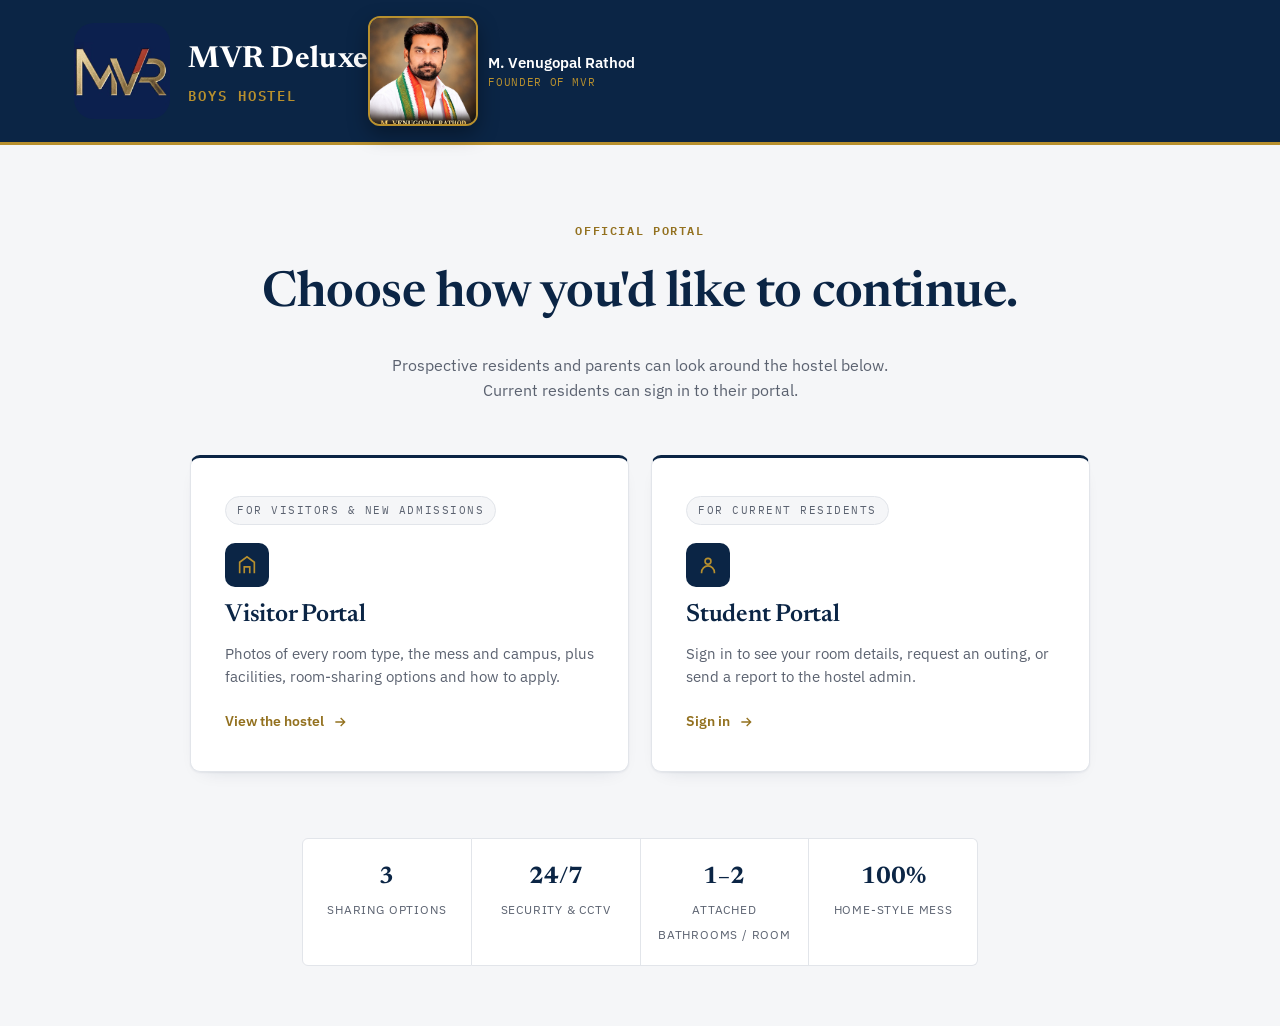
<file: index.html>
<!DOCTYPE html>
<html lang="en">
<head>
<meta charset="UTF-8">
<meta name="viewport" content="width=device-width, initial-scale=1.0">
<title>MVR Deluxe Boys Hostel</title>
<meta name="description" content="MVR Deluxe Boys Hostel — 4, 5 and 8 sharing rooms with attached bathrooms, mess, study hall and 24/7 security. Visitor and student portals.">
<link rel="stylesheet" href="css/style.css">
</head>
<body class="gate-page">

      <div class="gate-masthead">
    <div class="wrap">
      <div style="display:flex;align-items:center;">
        <img class="brand-mark" src="images/mvr-logo.png" alt="MVR Deluxe Boys Hostel logo">
        <span class="brand-name" style="margin-left:.6em;">MVR Deluxe<small>Boys Hostel</small></span>
      </div>
      <div class="person-badge">
        <span class="person-badge-photo photo-venu">
          <img src="images/founder-venugopal.jpg" alt="M. Venugopal Rathod, Founder of MVR">
        </span>
        <span class="person-badge-name">
          <b>M. Venugopal Rathod</b>
          <small>Founder of MVR</small>
        </span>
      </div>
    </div>
  </div>

  <section class="gate-hero">
    <span class="eyebrow">Official portal</span>
    <h1>Choose how you'd like to continue.</h1>
    <p>Prospective residents and parents can look around the hostel below. Current residents can sign in to their portal.</p>
  </section>

  <div class="gate-wrap">
    <div class="gate">
      <a class="door" href="visitor.html">
        <span class="door-plaque">For visitors &amp; new admissions</span>
        <span class="door-icon">
          <svg width="22" height="22" viewBox="0 0 24 24" fill="none" stroke="currentColor" stroke-width="1.8"><path d="M4 21V9l8-6 8 6v12"/><path d="M9 21v-7h6v7"/></svg>
        </span>
        <h3>Visitor Portal</h3>
        <p>Photos of every room type, the mess and campus, plus facilities, room-sharing options and how to apply.</p>
        <span class="door-cta">View the hostel
          <svg width="16" height="16" viewBox="0 0 24 24" fill="none" stroke="currentColor" stroke-width="2"><path d="M5 12h14M13 6l6 6-6 6"/></svg>
        </span>
      </a>
      <a class="door" href="login.html">
        <span class="door-plaque">For current residents</span>
        <span class="door-icon">
          <svg width="22" height="22" viewBox="0 0 24 24" fill="none" stroke="currentColor" stroke-width="1.8"><circle cx="12" cy="8" r="3.2"/><path d="M5 21v-1a7 7 0 0 1 14 0v1"/></svg>
        </span>
        <h3>Student Portal</h3>
        <p>Sign in to see your room details, request an outing, or send a report to the hostel admin.</p>
        <span class="door-cta">Sign in
          <svg width="16" height="16" viewBox="0 0 24 24" fill="none" stroke="currentColor" stroke-width="2"><path d="M5 12h14M13 6l6 6-6 6"/></svg>
        </span>
      </a>
    </div>
  </div>

  <div class="gate-strip">
    <div class="stat"><b>3</b><span>Sharing options</span></div>
    <div class="stat"><b>24/7</b><span>Security &amp; CCTV</span></div>
    <div class="stat"><b>1–2</b><span>Attached bathrooms / room</span></div>
    <div class="stat"><b>100%</b><span>Home-style mess</span></div>
  </div>

</body>
</html>
</file>
<file: css/style.css>
/* ============================================================
   MVR DELUXE BOYS HOSTEL — shared stylesheet
   Design tokens
   ============================================================ */

@import url('https://fonts.googleapis.com/css2?family=Newsreader:ital,opsz,wght@0,6..72,400;0,6..72,500;0,6..72,600;1,6..72,500&family=IBM+Plex+Sans:wght@400;500;600;700&family=IBM+Plex+Mono:wght@400;500;600&display=swap');

:root{
  /* color — deep institutional navy + muted brass gold on a clean white/grey canvas */
  --ink:        #0B2545;
  --ink-2:      #123B6B;
  --paper:      #F5F6F8;
  --paper-2:    #FFFFFF;
  --slate:      #262B33;
  --slate-soft: #5B6270;
  --amber:      #B8902E;
  --amber-deep: #93711F;
  --green:      #2E7D4F;
  --green-soft: #E3F1E9;
  --rust:       #A6382B;
  --rust-soft:  #F5E4E1;
  --line:       #E2E5EA;
  --line-dark:  rgba(255,255,255,.16);

  /* type */
  --f-display: 'Newsreader', Georgia, serif;
  --f-body: 'IBM Plex Sans', -apple-system, Segoe UI, sans-serif;
  --f-mono: 'IBM Plex Mono', ui-monospace, Menlo, monospace;

  /* layout */
  --maxw: 1180px;
  --radius: 10px;
  --radius-sm: 6px;
  --shadow-1: 0 1px 2px rgba(11,37,69,.06), 0 8px 20px -14px rgba(11,37,69,.2);
  --shadow-2: 0 24px 60px -24px rgba(11,37,69,.4);
}

*,*::before,*::after{ box-sizing:border-box; }
html{ scroll-behavior:smooth; }
body{
  margin:0;
  font-family:var(--f-body);
  color:var(--slate);
  background:var(--paper);
  -webkit-font-smoothing:antialiased;
  line-height:1.55;
}
img{ max-width:100%; display:block; }
a{ color:inherit; }
h1,h2,h3,h4{ font-family:var(--f-display); color:var(--ink); margin:0 0 .4em; font-weight:600; letter-spacing:-.01em; }
p{ margin:0 0 1em; }
button, input, select, textarea{ font-family:inherit; font-size:1rem; }
:focus-visible{ outline:3px solid var(--amber); outline-offset:2px; }

.wrap{ max-width:var(--maxw); margin:0 auto; padding:0 24px; }
.eyebrow{
  font-family:var(--f-mono); font-size:.72rem; letter-spacing:.14em; text-transform:uppercase;
  color:var(--amber-deep); font-weight:600;
}
.muted{ color:var(--slate-soft); }
.mono{ font-family:var(--f-mono); }

@media (prefers-reduced-motion: reduce){
  *{ animation-duration:.001ms !important; animation-iteration-count:1 !important; transition-duration:.001ms !important; scroll-behavior:auto !important; }
}

/* ---------- buttons ---------- */
.btn{
  display:inline-flex; align-items:center; justify-content:center; gap:.5em;
  font-weight:600; font-size:.95rem; padding:.85em 1.5em; border-radius:999px;
  border:1px solid transparent; cursor:pointer; text-decoration:none;
  transition:transform .15s ease, box-shadow .15s ease, background .15s ease, color .15s ease;
}
.btn:active{ transform:translateY(1px); }
.btn-amber{ background:var(--amber); color:var(--ink); }
.btn-amber:hover{ background:var(--amber-deep); box-shadow:var(--shadow-1); }
.btn-ink{ background:var(--ink); color:#fff; }
.btn-ink:hover{ background:var(--ink-2); box-shadow:var(--shadow-1); }
.btn-outline{ background:transparent; border-color:var(--line); color:var(--ink); }
.btn-outline:hover{ border-color:var(--ink); }
.btn-ghost-light{ background:rgba(255,255,255,.12); border-color:var(--line-dark); color:#fff; }
.btn-ghost-light:hover{ background:rgba(255,255,255,.2); }
.btn-sm{ padding:.5em 1.1em; font-size:.82rem; }
.btn-block{ width:100%; }
.btn[disabled]{ opacity:.5; cursor:not-allowed; }

/* ---------- top nav ---------- */
.site-nav{
  position:sticky; top:0; z-index:40; background:rgba(11,37,69,.97); backdrop-filter:blur(6px);
  color:#fff; border-bottom:1px solid var(--line-dark);
}
.site-nav .wrap{ display:flex; align-items:center; justify-content:space-between; padding:14px 24px; }
.brand{ display:flex; align-items:center; gap:.6em; text-decoration:none; color:#fff; }
.brand-mark{
  width:96px;
  height:96px;
  border-radius:20px;
  object-fit:contain;
  display:block;
  flex-shrink:0;

  /* Premium gold highlight only when website opens */
  animation:mvrLogoOpening 4s ease-in-out 1;
}

/* ---------- Premium MVR Logo Opening Effect ---------- */

@keyframes mvrLogoOpening{

  /* Normal */
  0%{
    transform:scale(1);
    filter:none;
  }

  /* Gold light begins */
  12%{
    transform:scale(1.02);
    filter:
      drop-shadow(0 0 5px rgba(255,193,7,.55))
      drop-shadow(0 0 10px rgba(255,193,7,.25));
  }

  /* Strong premium glow */
  28%{
    transform:scale(1.06);
    filter:
      drop-shadow(0 0 8px rgba(255,193,7,.85))
      drop-shadow(0 0 18px rgba(255,193,7,.55))
      drop-shadow(0 0 30px rgba(255,193,7,.25));
  }

  /* Hold */
  42%{
    transform:scale(1.05);
    filter:
      drop-shadow(0 0 9px rgba(255,193,7,.8))
      drop-shadow(0 0 20px rgba(255,193,7,.45));
  }

  /* Light fading */
  65%{
    transform:scale(1.02);
    filter:
      drop-shadow(0 0 5px rgba(255,193,7,.4))
      drop-shadow(0 0 10px rgba(255,193,7,.2));
  }

  /* Completely normal */
  100%{
    transform:scale(1);
    filter:none;
  }
}
.brand-name{ font-family:var(--f-display); font-weight:600; font-size:1.05rem; letter-spacing:.01em; }
.brand-name small{ display:block; font-family:var(--f-mono); font-size:.62rem; letter-spacing:.12em; color:var(--amber); text-transform:uppercase; font-weight:600; }
.nav-links{ display:flex; align-items:center; gap:26px; list-style:none; margin:0; padding:0; }
.nav-links a{ text-decoration:none; color:rgba(255,255,255,.82); font-size:.92rem; font-weight:500; }
.nav-links a:hover{ color:#fff; }
.nav-cta{ display:flex; gap:10px; align-items:center; }
@media (max-width:820px){
  .nav-links{ display:none; }
  .site-nav .wrap{ flex-wrap:wrap; gap:10px; }
  .nav-cta .btn span{ display:none; }
}
@media (max-width:480px){
  .nav-cta .btn{ padding:.65em 1em; font-size:.82rem; }
}

/* ---------- notice ticker ---------- */
.ticker{ background:var(--ink); color:#fff; overflow:hidden; white-space:nowrap; border-bottom:2px solid var(--amber); }
.ticker-track{ display:inline-flex; gap:56px; padding:9px 0; animation:ticker 26s linear infinite; }
.ticker span{ font-family:var(--f-mono); font-size:.76rem; font-weight:500; letter-spacing:.02em; color:rgba(255,255,255,.88); }
.ticker span::before{ content:''; }
@keyframes ticker{ from{ transform:translateX(0); } to{ transform:translateX(-50%); } }

/* ---------- footer ---------- */
.site-footer{ background:var(--ink); color:rgba(255,255,255,.75); padding:56px 0 28px; margin-top:80px; }
.site-footer h4{ color:#fff; font-family:var(--f-body); font-size:.82rem; text-transform:uppercase; letter-spacing:.1em; margin-bottom:1em; }
.footer-grid{ display:grid; grid-template-columns:1.4fr 1fr 1fr; gap:40px; }
.footer-grid a{ color:rgba(255,255,255,.75); text-decoration:none; display:block; margin-bottom:.6em; font-size:.92rem; }
.footer-grid a:hover{ color:#fff; }
.footer-bottom{ border-top:1px solid var(--line-dark); margin-top:40px; padding-top:20px; font-size:.8rem; display:flex; justify-content:space-between; flex-wrap:wrap; gap:10px; }
@media (max-width:720px){ .footer-grid{ grid-template-columns:1fr; } }

/* ---------- section helpers ---------- */
.section{ padding:88px 0; }
.section-tight{ padding:56px 0; }
.section-head{ max-width:640px; margin-bottom:44px; }
.section-head h2{ font-size:clamp(1.7rem,3vw,2.3rem); }
.on-ink{ background:#EEF2F7; border-top:1px solid var(--line); border-bottom:1px solid var(--line); color:var(--slate); }
.on-ink h2, .on-ink h3{ color:var(--ink); }

/* ============================================================
   LANDING — portal chooser (index.html)
   ============================================================ */
.gate-page{ min-height:100vh; background:var(--paper); display:flex; flex-direction:column; }

.gate-masthead{ background:var(--ink); border-bottom:3px solid var(--amber); padding:16px 0; }
.gate-masthead .wrap{ display:flex; align-items:center; }
.gate-masthead .brand-name{ color:#fff; font-size:1.9rem; font-weight:700; }
.gate-masthead .brand-name small{ font-size:.85rem; letter-spacing:.14em; }
.gate-hero{ text-align:center; padding:72px 24px 8px; }
.gate-hero .eyebrow{ color:var(--amber-deep); }
.gate-hero h1{ color:var(--ink); font-size:clamp(2rem,4.6vw,3.1rem); margin-top:.3em; }
.gate-hero p{ color:var(--slate-soft); max-width:540px; margin:0 auto; }

.gate-wrap{ flex:1; display:flex; align-items:center; justify-content:center; padding:44px 24px 30px; }
.gate{ display:grid; grid-template-columns:1fr 1fr; gap:22px; max-width:900px; width:100%; }
.door{
  position:relative; padding:38px 34px; display:flex; flex-direction:column; align-items:flex-start;
  text-decoration:none; color:var(--slate); background:var(--paper-2); border:1px solid var(--line);
  border-top:3px solid var(--ink); border-radius:var(--radius); box-shadow:var(--shadow-1);
  transition:transform .2s ease, box-shadow .2s ease, border-color .2s ease;
}
.door:hover{ transform:translateY(-4px); box-shadow:var(--shadow-2); border-top-color:var(--amber); }
.door-plaque{
  font-family:var(--f-mono); font-size:.68rem; letter-spacing:.14em; text-transform:uppercase;
  color:var(--slate-soft); background:var(--paper); border:1px solid var(--line); padding:5px 11px; border-radius:999px;
}
.door-num{ display:none; }
.door-icon{ width:44px; height:44px; border-radius:10px; background:var(--ink); color:var(--amber); display:flex; align-items:center; justify-content:center; margin:18px 0 4px; }
.door h3{ color:var(--ink); font-size:1.55rem; margin:6px 0 8px; }
.door p{ color:var(--slate-soft); font-size:.92rem; margin-bottom:22px; }
.door-cta{ display:inline-flex; align-items:center; gap:8px; font-weight:600; font-size:.88rem; color:var(--amber-deep); margin-top:auto; }
.door-cta svg{ transition:transform .2s ease; }
.door:hover .door-cta svg{ transform:translateX(4px); }
.door-handle{ display:none; }

.gate-strip{ display:flex; justify-content:center; gap:0; flex-wrap:wrap; max-width:900px; margin:36px auto 60px; padding:0 24px; }
.gate-strip .stat{ flex:1; min-width:150px; text-align:center; padding:20px 12px; background:var(--paper-2); border:1px solid var(--line); }
.gate-strip .stat:first-child{ border-radius:var(--radius-sm) 0 0 var(--radius-sm); }
.gate-strip .stat:last-child{ border-radius:0 var(--radius-sm) var(--radius-sm) 0; }
.gate-strip .stat + .stat{ border-left:none; }
.gate-strip .stat b{ display:block; font-family:var(--f-display); font-size:1.5rem; color:var(--ink); }
.gate-strip .stat span{ font-size:.72rem; color:var(--slate-soft); text-transform:uppercase; letter-spacing:.07em; }

@media (max-width:760px){
  .gate{ grid-template-columns:1fr; }
  .gate-strip{ flex-direction:column; }
  .gate-strip .stat{ border-radius:0 !important; border-left:1px solid var(--line) !important; }
  .gate-strip .stat + .stat{ border-top:none; }
}

/* ============================================================
   VISITOR PORTAL
   ============================================================ */
.hero-visitor{ background:var(--ink); color:#fff; border-bottom:3px solid var(--amber); padding:44px 0; }
.hero-visitor .wrap{ display:flex; align-items:center; justify-content:space-between; gap:30px; flex-wrap:wrap; }
.hero-visitor h1{ color:#fff; font-size:clamp(1.7rem,3.4vw,2.4rem); max-width:640px; margin-bottom:.25em; }
.hero-visitor p{ color:rgba(255,255,255,.68); max-width:520px; margin:0; }

.album-section{ padding:44px 0 8px; background:var(--paper-2); border-bottom:1px solid var(--line); }

/* photo album — first thing after the hero, per brief */
.album{ display:grid; grid-template-columns:repeat(6,1fr); grid-auto-rows:120px; grid-auto-flow:dense; gap:8px; padding:0 0 8px; }
.album a{ position:relative; grid-column:span 2; grid-row:span 2; overflow:hidden; border-radius:2px; }
.album a img{ width:100%; height:100%; object-fit:cover; transition:transform .5s ease; }
.album a:hover img{ transform:scale(1.06); }
.album a.big{ grid-column:span 3; grid-row:span 3; }
.album a.wide{ grid-column:span 4; grid-row:span 2; }
.album a .cap{
  position:absolute; left:0; right:0; bottom:0; padding:10px 12px 8px; font-family:var(--f-mono); font-size:.68rem;
  letter-spacing:.06em; text-transform:uppercase; color:#fff; background:linear-gradient(0deg,rgba(0,0,0,.65),transparent);
}
@media (max-width:760px){
  .album{ grid-template-columns:repeat(2,1fr); grid-auto-rows:150px; }
  .album a, .album a.big, .album a.wide{ grid-column:span 1; grid-row:span 1; }
}

/* admin: add/edit student modal */
.modal{ position:fixed; inset:0; background:rgba(13,18,35,.6); display:none; align-items:flex-start; justify-content:center; z-index:110; padding:40px 16px; overflow-y:auto; }
.modal.open{ display:flex; }
.modal-card{ background:#fff; border-radius:var(--radius); max-width:640px; width:100%; padding:26px; box-shadow:var(--shadow-2); }
.modal-head{ display:flex; align-items:center; justify-content:space-between; margin-bottom:18px; }
.modal-head h3{ margin:0; }
.modal-close{ background:none; border:none; font-size:1.6rem; line-height:1; cursor:pointer; color:var(--slate-soft); padding:0 4px; }
.modal-close:hover{ color:var(--ink); }
.login-pill{ display:inline-block; padding:.2em .6em; border-radius:999px; font-size:.7rem; font-weight:600; }
.login-pill.ready{ background:#E5F5EA; color:#1E7B3D; }
.login-pill.pending{ background:#FDECEC; color:#B3261E; }

/* lightbox */
.lightbox{ position:fixed; inset:0; background:rgba(13,18,35,.94); display:none; align-items:center; justify-content:center; z-index:100; padding:30px; }
.lightbox.open{ display:flex; }
.lightbox img{ max-width:min(1000px,92vw); max-height:82vh; border-radius:8px; box-shadow:var(--shadow-2); }
.lightbox .lb-cap{ position:absolute; bottom:34px; left:0; right:0; text-align:center; color:#fff; font-family:var(--f-mono); font-size:.78rem; letter-spacing:.06em; }
.lb-close, .lb-prev, .lb-next{
  position:absolute; background:rgba(255,255,255,.1); border:1px solid rgba(255,255,255,.25); color:#fff; border-radius:999px;
  width:44px; height:44px; display:flex; align-items:center; justify-content:center; cursor:pointer;
}
.lb-close{ top:24px; right:24px; }
.lb-prev{ left:24px; top:50%; transform:translateY(-50%); }
.lb-next{ right:24px; top:50%; transform:translateY(-50%); }
.lb-close:hover, .lb-prev:hover, .lb-next:hover{ background:rgba(255,255,255,.2); }

/* facility grid */
.facil-grid{ display:grid; grid-template-columns:repeat(4,1fr); gap:1px; background:var(--line); border:1px solid var(--line); border-radius:var(--radius); overflow:hidden; }
.facil{ background:var(--paper-2); padding:26px 22px; }
.facil .ic{ width:38px; height:38px; margin-bottom:14px; color:var(--amber-deep); }
.facil h4{ font-size:1rem; margin-bottom:.3em; }
.facil p{ font-size:.86rem; color:var(--slate-soft); margin:0; }
@media (max-width:900px){ .facil-grid{ grid-template-columns:repeat(2,1fr); } }
@media (max-width:520px){ .facil-grid{ grid-template-columns:1fr; } }

/* room sharing diagrams — the signature element */
.room-plans{ display:grid; grid-template-columns:repeat(3,1fr); gap:22px; }
.room-card{ background:var(--paper-2); border:1px solid var(--line); border-radius:var(--radius); padding:26px; }
.room-card .rp-head{ display:flex; align-items:baseline; justify-content:space-between; margin-bottom:6px; }
.room-card .rp-head b{ font-family:var(--f-display); font-size:1.5rem; color:var(--ink); }
.room-card .rp-head span{ font-family:var(--f-mono); font-size:.7rem; color:var(--slate-soft); text-transform:uppercase; letter-spacing:.06em; }
.room-diagram{ width:100%; height:auto; margin:16px 0; }
.room-card ul{ list-style:none; margin:14px 0 0; padding:0; font-size:.86rem; }
.room-card li{ display:flex; gap:8px; padding:6px 0; border-top:1px dashed var(--line); }
.room-card li:first-child{ border-top:none; }
.room-card li b{ color:var(--ink); font-weight:600; }
@media (max-width:900px){ .room-plans{ grid-template-columns:1fr; } }

/* highlights */
.highlights{ display:grid; grid-template-columns:repeat(3,1fr); gap:20px; }
.hl-card{ padding:26px; border-radius:var(--radius); background:var(--paper-2); border:1px solid var(--line); border-top:3px solid var(--amber); }
.hl-card .eyebrow{ color:var(--amber-deep); }
.hl-card h4{ color:var(--ink); margin:.5em 0 .3em; font-size:1.06rem; }
.hl-card p{ color:var(--slate-soft); font-size:.88rem; margin:0; }
@media (max-width:900px){ .highlights{ grid-template-columns:1fr; } }

/* testimonials */
.testi-row{ display:grid; grid-template-columns:repeat(3,1fr); gap:22px; }
.testi{ background:var(--paper-2); border:1px solid var(--line); border-radius:var(--radius); padding:24px; font-size:.92rem; }
.testi .stars{ color:var(--amber-deep); letter-spacing:.1em; margin-bottom:10px; font-size:.85rem; }
.testi footer{ margin-top:14px; font-family:var(--f-mono); font-size:.72rem; color:var(--slate-soft); text-transform:uppercase; letter-spacing:.05em; }
@media (max-width:900px){ .testi-row{ grid-template-columns:1fr; } }

/* FAQ accordion */
.faq-item{ border-top:1px solid var(--line); }
.faq-item:last-child{ border-bottom:1px solid var(--line); }
.faq-q{ width:100%; text-align:left; background:none; border:none; padding:20px 4px; display:flex; justify-content:space-between; align-items:center; cursor:pointer; font-weight:600; color:var(--ink); font-size:1rem; }
.faq-q .plus{ font-family:var(--f-mono); font-size:1.2rem; color:var(--amber-deep); transition:transform .25s ease; }
.faq-item.open .plus{ transform:rotate(45deg); }
.faq-a{ max-height:0; overflow:hidden; transition:max-height .3s ease; }
.faq-item.open .faq-a{ max-height:220px; }
.faq-a p{ padding:0 4px 20px; color:var(--slate-soft); font-size:.92rem; }

/* CTA band */
.cta-band{ background:var(--paper-2); border:1px solid var(--line); border-left:4px solid var(--amber); border-radius:var(--radius); padding:40px 44px; display:flex; align-items:center; justify-content:space-between; gap:24px; flex-wrap:wrap; box-shadow:var(--shadow-1); }
.cta-band h3{ margin:0; font-size:1.5rem; }
.cta-band p{ margin:.3em 0 0; color:var(--slate-soft); }

/* floating Maps + WhatsApp buttons */
.map-float,
.wa-float{
  position:fixed;
  right:22px;
  width:56px;
  height:56px;
  border-radius:50%;
  display:flex;
  align-items:center;
  justify-content:center;
  box-shadow:0 10px 24px -8px rgba(0,0,0,.4);
  z-index:60;
  text-decoration:none;
  animation:floatPulse 1.8s infinite;
}

.map-float{
  bottom:90px;
  background:#fff;
}

.wa-float{
  bottom:22px;
  background:#25D366;
  color:#fff;
}

.map-float img{
  width:34px;
  height:34px;
  object-fit:contain;
}

@keyframes floatPulse{
  0%{
    transform:scale(1);
  }
  50%{
    transform:scale(1.08);
  }
  100%{
    transform:scale(1);
  }
}

@media(max-width:720px){
  .map-float,
  .wa-float{
    right:18px;
  }

  .map-float{
    bottom:88px;
  }

  .wa-float{
    bottom:18px;
  }
}

/* ============================================================
   LOGIN PAGES
   ============================================================ */
.login-page{ min-height:100vh; background:var(--ink); display:flex; align-items:center; justify-content:center; padding:24px; }
.login-card{ background:var(--paper-2); border-radius:var(--radius); width:100%; max-width:420px; padding:40px 36px; box-shadow:var(--shadow-2); }
.login-card .brand{ color:var(--ink); margin-bottom:26px; }
.login-tabs{ display:flex; background:var(--paper); border-radius:999px; padding:4px; margin-bottom:26px; }
.login-tabs button{ flex:1; border:none; background:none; padding:9px 0; border-radius:999px; font-weight:600; font-size:.85rem; color:var(--slate-soft); cursor:pointer; }
.login-tabs button.active{ background:var(--ink); color:#fff; }
.field{ margin-bottom:18px; }
.field label{ display:block; font-size:.8rem; font-weight:600; color:var(--ink); margin-bottom:6px; }
.field input, .field select, .field textarea{
  width:100%; padding:.8em .9em; border:1px solid var(--line); border-radius:var(--radius-sm); background:var(--paper); color:var(--slate);
}
.field input:focus, .field select:focus, .field textarea:focus{ background:#fff; border-color:var(--ink); }
.field-hint{ font-size:.74rem; color:var(--slate-soft); margin-top:5px; }
.login-error{ background:var(--rust-soft); color:var(--rust); font-size:.84rem; padding:10px 14px; border-radius:var(--radius-sm); margin-bottom:16px; display:none; }
.login-error.show{ display:block; }
.demo-box{ margin-top:22px; background:var(--paper); border:1px dashed var(--line); border-radius:var(--radius-sm); padding:14px 16px; font-size:.78rem; color:var(--slate-soft); }
.demo-box b{ color:var(--ink); }

/* ============================================================
   STUDENT DASHBOARD
   ============================================================ */
.dash-shell{ min-height:100vh; }
.dash-topbar{ background:var(--ink); color:#fff; padding:16px 0; }
.dash-topbar .wrap{ display:flex; align-items:center; justify-content:space-between; }
.id-card{
  background:linear-gradient(135deg,var(--ink-2),var(--ink)); color:#fff; border-radius:var(--radius); padding:30px 32px;
  display:flex; align-items:center; gap:24px; box-shadow:var(--shadow-1); position:relative; overflow:hidden;
}
.id-card::after{ content:""; position:absolute; inset:0; background:radial-gradient(circle at 100% 0%, rgba(184,144,46,.2), transparent 55%); }
.id-photo{ width:84px; height:84px; border-radius:14px; background:rgba(255,255,255,.12); border:1px solid rgba(255,255,255,.2); display:flex; align-items:center; justify-content:center; font-family:var(--f-display); font-size:1.7rem; font-weight:600; flex:none; }
.id-info h2{ color:#fff; margin:0 0 2px; font-size:1.4rem; }
.id-info .mono{ color:var(--amber); font-size:.8rem; letter-spacing:.04em; }
.id-meta{ display:flex; gap:26px; margin-top:14px; flex-wrap:wrap; }
.id-meta div{ font-size:.78rem; color:rgba(255,255,255,.55); text-transform:uppercase; letter-spacing:.06em; }
.id-meta div b{ display:block; color:#fff; font-family:var(--f-mono); font-size:.95rem; text-transform:none; letter-spacing:0; margin-top:3px; }

.tabs-row{ display:flex; gap:10px; margin:34px 0 22px; border-bottom:1px solid var(--line); }
.tab-btn{ background:none; border:none; padding:12px 4px; margin-right:24px; font-weight:600; color:var(--slate-soft); cursor:pointer; border-bottom:2px solid transparent; font-size:.94rem; }
.tab-btn.active{ color:var(--ink); border-color:var(--amber); }
.tab-panel{ display:none; }
.tab-panel.active{ display:block; }

.card{ background:var(--paper-2); border:1px solid var(--line); border-radius:var(--radius); padding:26px; }
.card + .card{ margin-top:18px; }
.card h3{ font-size:1.1rem; margin-bottom:4px; }

.status-pill{ display:inline-flex; align-items:center; gap:6px; font-family:var(--f-mono); font-size:.7rem; text-transform:uppercase; letter-spacing:.06em; padding:4px 10px; border-radius:999px; font-weight:600; }
.status-pending{ background:#F3ECD9; color:var(--amber-deep); }
.status-approved{ background:var(--green-soft); color:var(--green); }
.status-rejected{ background:var(--rust-soft); color:var(--rust); }
.status-resolved{ background:var(--green-soft); color:var(--green); }
.status-submitted{ background:#E5E9F5; color:var(--ink-2); }
.status-reviewing{ background:#F3ECD9; color:var(--amber-deep); }

.list-row{ display:flex; justify-content:space-between; align-items:flex-start; gap:16px; padding:16px 0; border-top:1px solid var(--line); }
.list-row:first-child{ border-top:none; padding-top:4px; }
.list-row .lr-main b{ display:block; color:var(--ink); font-size:.95rem; }
.list-row .lr-main span{ font-size:.82rem; color:var(--slate-soft); }
.list-row .lr-meta{ text-align:right; font-size:.76rem; color:var(--slate-soft); white-space:nowrap; }
.empty-state{ text-align:center; padding:34px 10px; color:var(--slate-soft); font-size:.9rem; }

.form-grid{ display:grid; grid-template-columns:1fr 1fr; gap:16px; }
@media (max-width:640px){ .form-grid{ grid-template-columns:1fr; } }

.notice-list .n-item{ display:flex; gap:14px; padding:14px 0; border-top:1px solid var(--line); }
.notice-list .n-item:first-child{ border-top:none; }
.notice-date{ font-family:var(--f-mono); font-size:.7rem; color:var(--slate-soft); flex:none; width:78px; padding-top:2px; }
.notice-body b{ display:block; font-size:.9rem; color:var(--ink); }
.notice-body span{ font-size:.82rem; color:var(--slate-soft); }

/* ============================================================
   ADMIN
   ============================================================ */
.admin-stats{ display:grid; grid-template-columns:repeat(4,1fr); gap:16px; margin-bottom:28px; }
.stat-card{ background:var(--paper-2); border:1px solid var(--line); border-radius:var(--radius); padding:20px 22px; }
.stat-card .eyebrow{ display:block; margin-bottom:8px; }
.stat-card b{ font-family:var(--f-display); font-size:1.9rem; color:var(--ink); display:block; }
@media (max-width:900px){ .admin-stats{ grid-template-columns:repeat(2,1fr); } }

.admin-toolbar{ display:flex; gap:12px; align-items:center; margin-bottom:16px; flex-wrap:wrap; }
.admin-toolbar input, .admin-toolbar select{ padding:.6em .9em; border:1px solid var(--line); border-radius:var(--radius-sm); background:#fff; font-size:.86rem; }

table.data-table{ width:100%; border-collapse:collapse; background:var(--paper-2); border:1px solid var(--line); border-radius:var(--radius); overflow:hidden; font-size:.86rem; }
.data-table th{ text-align:left; background:var(--paper); color:var(--slate-soft); font-size:.7rem; text-transform:uppercase; letter-spacing:.06em; padding:12px 14px; border-bottom:1px solid var(--line); }
.data-table td{ padding:13px 14px; border-bottom:1px solid var(--line); vertical-align:top; }
.data-table tr:last-child td{ border-bottom:none; }
.data-table .idcell{ font-family:var(--f-mono); font-size:.8rem; color:var(--slate-soft); }
.row-actions{ display:flex; gap:6px; flex-wrap:wrap; }
.table-scroll{ overflow-x:auto; }

.gate-pass{ max-width:480px; margin:40px auto; background:#fff; border:2px solid var(--ink); border-radius:12px; padding:30px; }
.gate-pass h2{ text-align:center; }
.gate-pass .gp-row{ display:flex; justify-content:space-between; padding:8px 0; border-top:1px dashed var(--line); font-size:.9rem; }
.gate-pass .gp-row:first-of-type{ border-top:none; }
@media print{ .no-print{ display:none !important; } body{ background:#fff; } }
.gallery-modal .wrap{ max-height:88vh; overflow:auto; }
.admin-photo-grid{ display:grid; grid-template-columns:repeat(auto-fill,minmax(160px,1fr)); gap:14px; margin-top:16px; }
.admin-photo-card{ border:1px solid var(--line); border-radius:6px; overflow:hidden; background:#fff; }
/* ---- founder / advocate photo cards, top-right of the opening header ---- */
.gate-masthead .wrap,
.hero-visitor .wrap{ flex-wrap:wrap; }

.person-badge{ display:flex; align-items:center; gap:12px; flex:none; }

.person-badge-photo{
  width:110px; height:110px;
  border-radius:12px;
  overflow:hidden;
  flex:none;
  border:2px solid var(--amber);
  box-shadow:0 8px 20px rgba(0,0,0,.35);
  background:var(--ink); /* photo's blurred backdrop fades into this */
}
.person-badge{
  display:flex; align-items:center; gap:10px; flex:none;
  min-width:0;
}
.person-badge-photo{
  width:110px; height:110px;
  border-radius:12px;
  overflow:hidden;
  flex:none;
  border:2px solid var(--amber);
  box-shadow:0 8px 20px rgba(0,0,0,.35);
  background:var(--ink);
}
.person-badge-photo img{
  width:100%; height:100%; object-fit:cover; display:block;
  -webkit-mask-image:radial-gradient(120% 120% at 50% 38%, #000 62%, transparent 100%);
  mask-image:radial-gradient(120% 120% at 50% 38%, #000 62%, transparent 100%);
}
.photo-venu img{ object-position:center 15%; }
.photo-vijay img{ object-position:22% 28%; }

.person-badge-name{
  font-family:var(--f-body); color:#fff; line-height:1.3;
  min-width:0; flex:1 1 auto;
}
.person-badge-name b{ display:block; font-size:.92rem; font-weight:600; white-space:nowrap; overflow:hidden; text-overflow:ellipsis; }
.person-badge-name small{ display:block; font-family:var(--f-mono); font-size:.68rem; letter-spacing:.06em; text-transform:uppercase; color:var(--amber); margin-top:3px; white-space:nowrap; overflow:hidden; text-overflow:ellipsis; }

@media (max-width:640px){
  .person-badge-photo{ width:60px; height:60px; }
  .person-badge-name b{ font-size:.75rem; }
  .person-badge-name small{ font-size:.58rem; }
}
.admin-photo-card img{ width:100%; height:120px; object-fit:cover; display:block; }
.admin-photo-card .apc-cap{ padding:8px 10px; font-size:.8rem; color:var(--slate-soft); }
.admin-photo-card .btn{ margin:0 10px 10px; }
</file>
